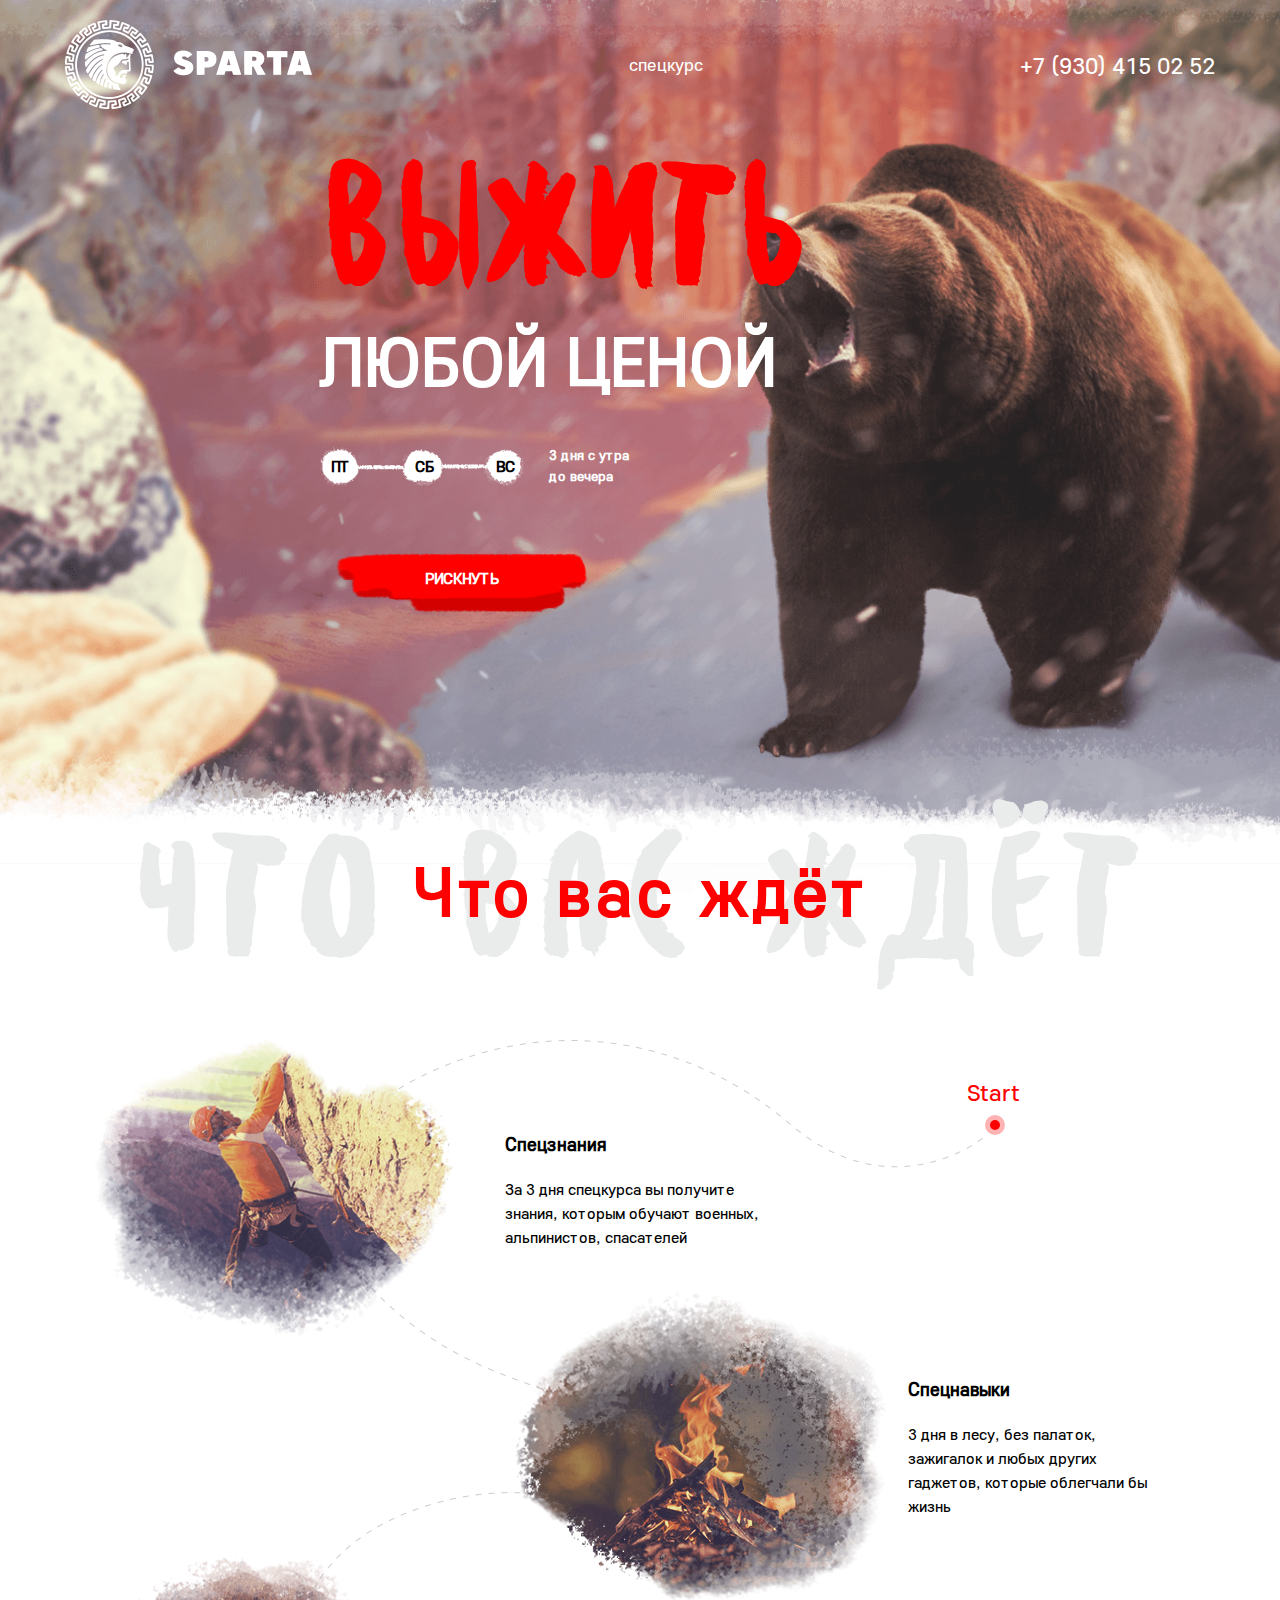
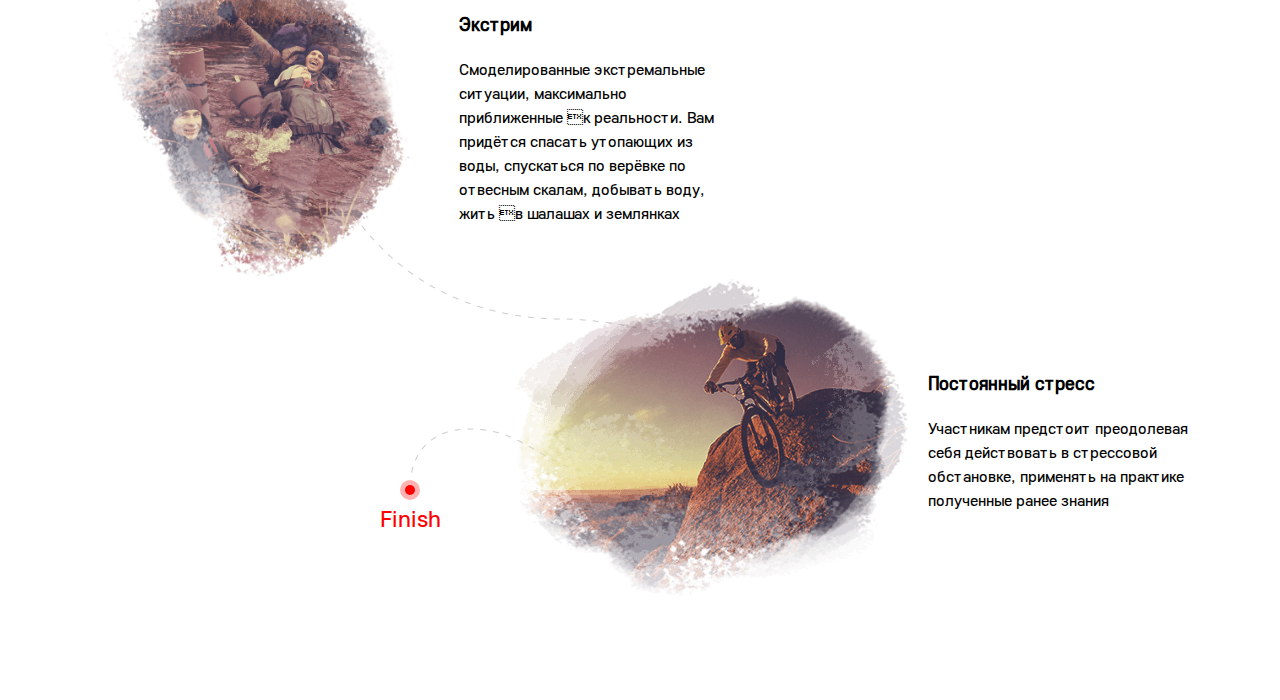
<file: index.html>
<!DOCTYPE html>
<html lang="en">
<head>
  <meta charset="UTF-8">
  <meta name="viewport" content="width=device-width, initial-scale=1.0">
  <title>Sparta</title>
  <link rel="stylesheet" href="css/styles.css">
</head>
<body>

  <header class="site-header">
    <div class="container">
      <nav class="nav">
        <a href="index.html" class="nav__logo-link">
          <img class="nav__logo-big" src="img/sparta_logo-750.png" width="247" height="89" alt="Site logo - Sparta">
          <img class="nav__logo" src="img/sparta_logo.png" width="60" height="60" alt="Site logo - Sparta">
        </a>
        <ul class="nav__list">
          <li class="nav__item">
            <a href="#" class="nav__link">спецкурс</a>
          </li>
        </ul>
        <a class="nav__link nav__tel" href="tel:+998977690260">+7 (930) 415 02 52</a>
      </nav>
    </div>
  </header>
                    <!-- MAIN -->

  <main class="main">
                      <!-- INTRO -->

    <section class="intro">
      <div class="container">
        <h1 class="intro__title">Выжить</h1>
        <h2 class="intro__heading">любой ценой</h2>
        <div class="intro__days">
          <p class="intro__day">пт</p>
          <p class="intro__day">cб</p>
          <p class="intro__day">вс</p>
          <p class="intro__day--3">3 дня с утра  до вечера</p>
        </div>
        <a href="#" class="intro__link">Рискнуть</a>
      </div>
    </section>
                          <!-- HERO -->

    <section class="hero">
      <div class="container">
        <h2 class="hero__title">Что вас ждёт</h2>
        <div class="hero__box">
          <ul class="hero__list">

            <li class="hero__item hero__item--knowledge">
              <div class="hero__mini-box">
                <h3 class="hero__heading">Спецзнания</h3>
                <p class="hero__text">За 3 дня спецкурса вы получите знания, которым обучают военных, альпинистов, спасателей</p>
              </div>
            </li>

            <li class="hero__item hero__item--skills">
              <div class="hero__mini-box">
                <h3 class="hero__heading">Спецнавыки</h3>
                <p class="hero__text">3 дня в лесу, без палаток, зажигалок и любых других гаджетов, которые облегчали бы жизнь</p>
              </div>
            </li>

            <li class="hero__item hero__item--extreme">
              <div class="hero__mini-box">
                <h3 class="hero__heading">Экстрим</h3>
                <p class="hero__text">Смоделированные экстремальные ситуации, максимально приближенные к реальности. Вам придётся спасать утопающих из воды, спускаться по верёвке по отвесным скалам, добывать воду, жить в шалашах и землянках</p>
              </div>
            </li>

            <li class="hero__item hero__item--stres">
              <div class="hero__mini-box">
                <h3 class="hero__heading">Постоянный стресс</h3>
                <p class="hero__text">Участникам предстоит преодолевая себя действовать в стрессовой обстановке, применять на практике полученные ранее знания</p>
              </div>
            </li>

          </ul>
        </div>
      </div>
    </section>
  </main>

</body>
</html>
</file>
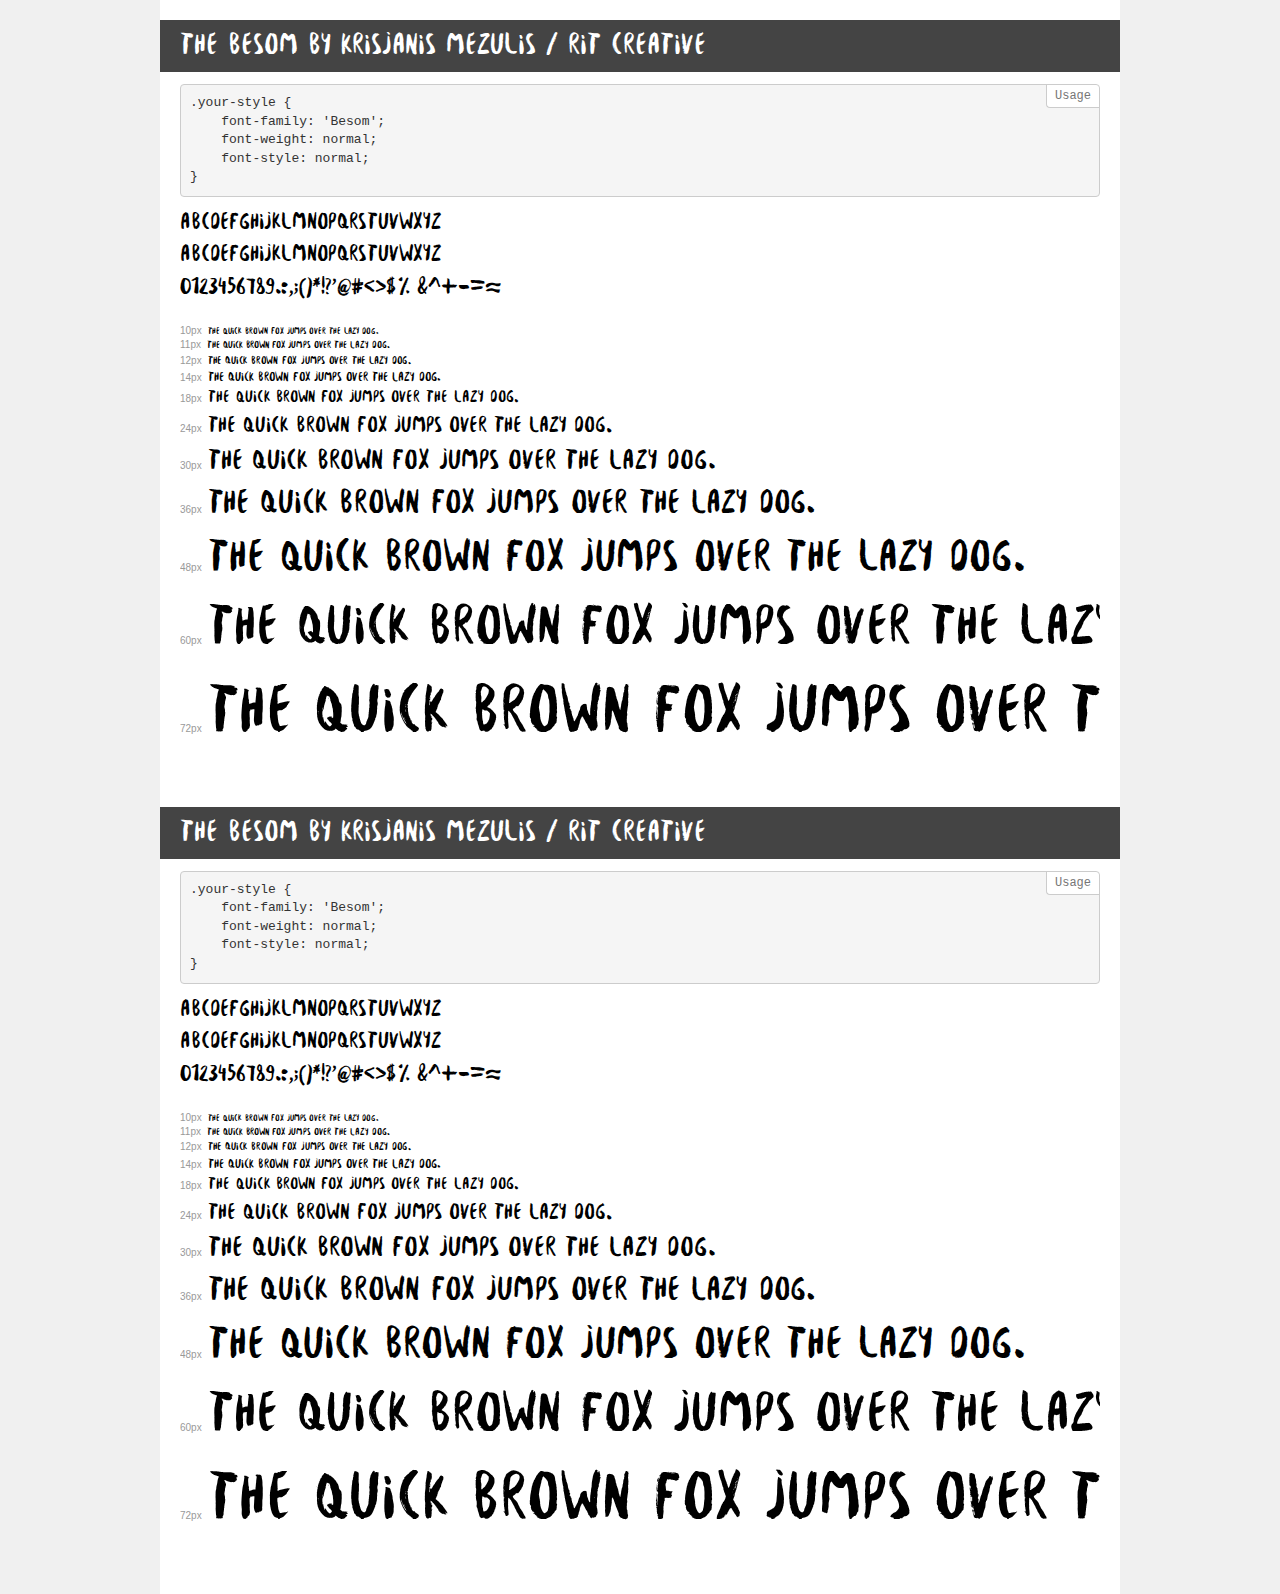
<file: fonts/demo.html>
<!DOCTYPE html>
<html lang="en">
<head>
    <meta charset="utf-8">
    <meta http-equiv="X-UA-Compatible" content="IE=edge">
    <meta name="viewport" content="width=device-width, initial-scale=1">
    <meta name="robots" content="noindex, noarchive">
    <meta name="format-detection" content="telephone=no">
    <title>Transfonter demo</title>
    <link href="stylesheet.css" rel="stylesheet">
    <style>
        /*
        http://meyerweb.com/eric/tools/css/reset/
        v2.0 | 20110126
        License: none (public domain)
        */
        html, body, div, span, applet, object, iframe,
        h1, h2, h3, h4, h5, h6, p, blockquote, pre,
        a, abbr, acronym, address, big, cite, code,
        del, dfn, em, img, ins, kbd, q, s, samp,
        small, strike, strong, sub, sup, tt, var,
        b, u, i, center,
        dl, dt, dd, ol, ul, li,
        fieldset, form, label, legend,
        table, caption, tbody, tfoot, thead, tr, th, td,
        article, aside, canvas, details, embed,
        figure, figcaption, footer, header, hgroup,
        menu, nav, output, ruby, section, summary,
        time, mark, audio, video {
            margin: 0;
            padding: 0;
            border: 0;
            font-size: 100%;
            font: inherit;
            vertical-align: baseline;
        }
        /* HTML5 display-role reset for older browsers */
        article, aside, details, figcaption, figure,
        footer, header, hgroup, menu, nav, section {
            display: block;
        }
        body {
            line-height: 1;
        }
        ol, ul {
            list-style: none;
        }
        blockquote, q {
            quotes: none;
        }
        blockquote:before, blockquote:after,
        q:before, q:after {
            content: '';
            content: none;
        }
        table {
            border-collapse: collapse;
            border-spacing: 0;
        }
        /* demo styles */
        body {
            background: #f0f0f0;
            color: #000;
        }
        .page {
            background: #fff;
            width: 920px;
            margin: 0 auto;
            padding: 20px 20px 0 20px;
            overflow: hidden;
        }
        .font-container {
            overflow-x: auto;
            overflow-y: hidden;
            margin-bottom: 40px;
            line-height: 1.3;
            white-space: nowrap;
            padding-bottom: 5px;
        }
        h1 {
            position: relative;
            background: #444;
            font-size: 32px;
            color: #fff;
            padding: 10px 20px;
            margin: 0 -20px 12px -20px;
        }
        .letters {
            font-size: 25px;
            margin-bottom: 20px;
        }
        .s10:before {
            content: '10px';
        }
        .s11:before {
            content: '11px';
        }
        .s12:before {
            content: '12px';
        }
        .s14:before {
            content: '14px';
        }
        .s18:before {
            content: '18px';
        }
        .s24:before {
            content: '24px';
        }
        .s30:before {
            content: '30px';
        }
        .s36:before {
            content: '36px';
        }
        .s48:before {
            content: '48px';
        }
        .s60:before {
            content: '60px';
        }
        .s72:before {
            content: '72px';
        }
        .s10:before, .s11:before, .s12:before, .s14:before,
        .s18:before, .s24:before, .s30:before, .s36:before,
        .s48:before, .s60:before, .s72:before {
            font-family: Arial, sans-serif;
            font-size: 10px;
            font-weight: normal;
            font-style: normal;
            color: #999;
            padding-right: 6px;
        }
        pre {
            display: block;
            position: relative;
            padding: 9px;
            margin: 0 0 10px;
            font-family: Monaco, Menlo, Consolas, "Courier New", monospace;
            font-size: 13px;
            line-height: 1.428571429;
            color: #333;
            font-weight: normal;
            font-style: normal;
            background-color: #f5f5f5;
            border: 1px solid #ccc;
            overflow-x: auto;
            border-radius: 4px;
        }
        pre:after {
            display: block;
            position: absolute;
            right: 0;
            top: 0;
            content: 'Usage';
            line-height: 1;
            padding: 5px 8px;
            font-size: 12px;
            color: #767676;
            background-color: #fff;
            border: 1px solid #ccc;
            border-right: none;
            border-top: none;
            border-radius: 0 4px 0 4px;
            z-index: 10;
        }
        /* responsive */
        @media (max-width: 959px) {
            .page {
                width: auto;
                margin: 0;
            }
        }
    </style>
</head>
<body>
<div class="page">
    <div class="demo">
        <h1 style="font-family: 'Besom'; font-weight: normal; font-style: normal;">The Besom by Krisjanis Mezulis / RIT CREATIVE</h1>
        <pre>.your-style {
    font-family: 'Besom';
    font-weight: normal;
    font-style: normal;
}</pre>
        <div class="font-container" style="font-family: 'Besom'; font-weight: normal; font-style: normal;">
            <p class="letters">
                abcdefghijklmnopqrstuvwxyz<br>
ABCDEFGHIJKLMNOPQRSTUVWXYZ<br>
                0123456789.:,;()*!?'@#<>$%&^+-=~
            </p>
            <p class="s10" style="font-size: 10px;">The quick brown fox jumps over the lazy dog.</p>
            <p class="s11" style="font-size: 11px;">The quick brown fox jumps over the lazy dog.</p>
            <p class="s12" style="font-size: 12px;">The quick brown fox jumps over the lazy dog.</p>
            <p class="s14" style="font-size: 14px;">The quick brown fox jumps over the lazy dog.</p>
            <p class="s18" style="font-size: 18px;">The quick brown fox jumps over the lazy dog.</p>
            <p class="s24" style="font-size: 24px;">The quick brown fox jumps over the lazy dog.</p>
            <p class="s30" style="font-size: 30px;">The quick brown fox jumps over the lazy dog.</p>
            <p class="s36" style="font-size: 36px;">The quick brown fox jumps over the lazy dog.</p>
            <p class="s48" style="font-size: 48px;">The quick brown fox jumps over the lazy dog.</p>
            <p class="s60" style="font-size: 60px;">The quick brown fox jumps over the lazy dog.</p>
            <p class="s72" style="font-size: 72px;">The quick brown fox jumps over the lazy dog.</p>
        </div>
    </div>
    <div class="demo">
        <h1 style="font-family: 'Besom'; font-weight: normal; font-style: normal;">The Besom by Krisjanis Mezulis / RIT CREATIVE</h1>
        <pre>.your-style {
    font-family: 'Besom';
    font-weight: normal;
    font-style: normal;
}</pre>
        <div class="font-container" style="font-family: 'Besom'; font-weight: normal; font-style: normal;">
            <p class="letters">
                abcdefghijklmnopqrstuvwxyz<br>
ABCDEFGHIJKLMNOPQRSTUVWXYZ<br>
                0123456789.:,;()*!?'@#<>$%&^+-=~
            </p>
            <p class="s10" style="font-size: 10px;">The quick brown fox jumps over the lazy dog.</p>
            <p class="s11" style="font-size: 11px;">The quick brown fox jumps over the lazy dog.</p>
            <p class="s12" style="font-size: 12px;">The quick brown fox jumps over the lazy dog.</p>
            <p class="s14" style="font-size: 14px;">The quick brown fox jumps over the lazy dog.</p>
            <p class="s18" style="font-size: 18px;">The quick brown fox jumps over the lazy dog.</p>
            <p class="s24" style="font-size: 24px;">The quick brown fox jumps over the lazy dog.</p>
            <p class="s30" style="font-size: 30px;">The quick brown fox jumps over the lazy dog.</p>
            <p class="s36" style="font-size: 36px;">The quick brown fox jumps over the lazy dog.</p>
            <p class="s48" style="font-size: 48px;">The quick brown fox jumps over the lazy dog.</p>
            <p class="s60" style="font-size: 60px;">The quick brown fox jumps over the lazy dog.</p>
            <p class="s72" style="font-size: 72px;">The quick brown fox jumps over the lazy dog.</p>
        </div>
    </div>
</div>
</body>
</html>
</file>
<file: fonts/stylesheet.css>
@font-face {
    font-family: 'Besom';
    src: url('Besom.woff2') format('woff2'),
        url('Besom.woff') format('woff');
    font-weight: normal;
    font-style: normal;
    font-display: swap;
}

@font-face {
    font-family: 'Besom';
    src: url('Besom.woff2') format('woff2'),
        url('Besom.woff') format('woff');
    font-weight: normal;
    font-style: normal;
    font-display: swap;
}
</file>
<file: css/styles.css>
@charset "UTF-8";
/*! normalize.css v8.0.1 | MIT License | github.com/necolas/normalize.css */
/* Document
========================================================================== */
/**
* 1. Correct the line height in all browsers.
* 2. Prevent adjustments of font size after orientation changes in iOS.
*/
html {
  line-height: 1.15;
  /* 1 */
  -webkit-text-size-adjust: 100%;
  /* 2 */
}

/* Sections
========================================================================== */
/**
* Remove the margin in all browsers.
*/
body {
  margin: 0;
}

/**
* Render the `main` element consistently in IE.
*/
main {
  display: block;
}

/**
* Correct the font size and margin on `h1` elements within `section` and
* `article` contexts in Chrome, Firefox, and Safari.
*/
h1 {
  font-size: 2em;
  margin: 0.67em 0;
}

/* Grouping content
========================================================================== */
/**
* 1. Add the correct box sizing in Firefox.
* 2. Show the overflow in Edge and IE.
*/
hr {
  -webkit-box-sizing: content-box;
          box-sizing: content-box;
  /* 1 */
  height: 0;
  /* 1 */
  overflow: visible;
  /* 2 */
}

/**
* 1. Correct the inheritance and scaling of font size in all browsers.
* 2. Correct the odd `em` font sizing in all browsers.
*/
pre {
  font-family: monospace, monospace;
  /* 1 */
  font-size: 1em;
  /* 2 */
}

/* Text-level semantics
========================================================================== */
/**
* Remove the gray background on active links in IE 10.
*/
a {
  background-color: transparent;
}

/**
* 1. Remove the bottom border in Chrome 57-
* 2. Add the correct text decoration in Chrome, Edge, IE, Opera, and Safari.
*/
abbr[title] {
  border-bottom: none;
  /* 1 */
  text-decoration: underline;
  /* 2 */
  -webkit-text-decoration: underline dotted;
          text-decoration: underline dotted;
  /* 2 */
}

/**
* Add the correct font weight in Chrome, Edge, and Safari.
*/
b,
strong {
  font-weight: bolder;
}

/**
* 1. Correct the inheritance and scaling of font size in all browsers.
* 2. Correct the odd `em` font sizing in all browsers.
*/
code,
kbd,
samp {
  font-family: monospace, monospace;
  /* 1 */
  font-size: 1em;
  /* 2 */
}

/**
* Add the correct font size in all browsers.
*/
small {
  font-size: 80%;
}

/**
* Prevent `sub` and `sup` elements from affecting the line height in
* all browsers.
*/
sub,
sup {
  font-size: 75%;
  line-height: 0;
  position: relative;
  vertical-align: baseline;
}

sub {
  bottom: -0.25em;
}

sup {
  top: -0.5em;
}

/* Embedded content
========================================================================== */
/**
* Remove the border on images inside links in IE 10.
*/
img {
  border-style: none;
}

/* Forms
========================================================================== */
/**
* 1. Change the font styles in all browsers.
* 2. Remove the margin in Firefox and Safari.
*/
button,
input,
optgroup,
select,
textarea {
  font-family: inherit;
  /* 1 */
  font-size: 100%;
  /* 1 */
  line-height: 1.15;
  /* 1 */
  margin: 0;
  /* 2 */
}

/**
* Show the overflow in IE.
* 1. Show the overflow in Edge.
*/
button,
input {
  /* 1 */
  overflow: visible;
}

/**
* Remove the inheritance of text transform in Edge, Firefox, and IE.
* 1. Remove the inheritance of text transform in Firefox.
*/
button,
select {
  /* 1 */
  text-transform: none;
}

/**
* Correct the inability to style clickable types in iOS and Safari.
*/
button,
[type="button"],
[type="reset"],
[type="submit"] {
  -webkit-appearance: button;
}

/**
* Remove the inner border and padding in Firefox.
*/
button::-moz-focus-inner,
[type="button"]::-moz-focus-inner,
[type="reset"]::-moz-focus-inner,
[type="submit"]::-moz-focus-inner {
  border-style: none;
  padding: 0;
}

/**
* Restore the focus styles unset by the previous rule.
*/
button:-moz-focusring,
[type="button"]:-moz-focusring,
[type="reset"]:-moz-focusring,
[type="submit"]:-moz-focusring {
  outline: 1px dotted ButtonText;
}

/**
* Correct the padding in Firefox.
*/
fieldset {
  padding: 0.35em 0.75em 0.625em;
}

/**
* 1. Correct the text wrapping in Edge and IE.
* 2. Correct the color inheritance from `fieldset` elements in IE.
* 3. Remove the padding so developers are not caught out when they zero out
*    `fieldset` elements in all browsers.
*/
legend {
  -webkit-box-sizing: border-box;
          box-sizing: border-box;
  /* 1 */
  color: inherit;
  /* 2 */
  display: table;
  /* 1 */
  max-width: 100%;
  /* 1 */
  padding: 0;
  /* 3 */
  white-space: normal;
  /* 1 */
}

/**
* Add the correct vertical alignment in Chrome, Firefox, and Opera.
*/
progress {
  vertical-align: baseline;
}

/**
* Remove the default vertical scrollbar in IE 10+.
*/
textarea {
  overflow: auto;
}

/**
* 1. Add the correct box sizing in IE 10.
* 2. Remove the padding in IE 10.
*/
[type="checkbox"],
[type="radio"] {
  -webkit-box-sizing: border-box;
          box-sizing: border-box;
  /* 1 */
  padding: 0;
  /* 2 */
}

/**
* Correct the cursor style of increment and decrement buttons in Chrome.
*/
[type="number"]::-webkit-inner-spin-button,
[type="number"]::-webkit-outer-spin-button {
  height: auto;
}

/**
* 1. Correct the odd appearance in Chrome and Safari.
* 2. Correct the outline style in Safari.
*/
[type="search"] {
  -webkit-appearance: textfield;
  /* 1 */
  outline-offset: -2px;
  /* 2 */
}

/**
* Remove the inner padding in Chrome and Safari on macOS.
*/
[type="search"]::-webkit-search-decoration {
  -webkit-appearance: none;
}

/**
* 1. Correct the inability to style clickable types in iOS and Safari.
* 2. Change font properties to `inherit` in Safari.
*/
::-webkit-file-upload-button {
  -webkit-appearance: button;
  /* 1 */
  font: inherit;
  /* 2 */
}

/* Interactive
========================================================================== */
/*
* Add the correct display in Edge, IE 10+, and Firefox.
*/
details {
  display: block;
}

/*
* Add the correct display in all browsers.
*/
summary {
  display: list-item;
}

/* Misc
========================================================================== */
/**
* Add the correct display in IE 10+.
*/
template {
  display: none;
}

/**
* Add the correct display in IE 10.
*/
[hidden] {
  display: none;
}

@font-face {
  font-family: "Besom";
  src: url("../fonts/Besom.woff2") format("woff2"), url("../fonts/Besom.woff") format("woff");
  font-weight: normal;
  font-style: normal;
  font-display: swap;
}

@font-face {
  font-family: "Core Sans E 65";
  src: url("../fonts/subset-CoreSansE-65Bold.woff2") format("woff2"), url("../fonts/subset-CoreSansE-65Bold.woff") format("woff");
  font-weight: 600;
  font-style: normal;
  font-display: swap;
}

@font-face {
  font-family: "Core Sans E 45";
  src: url("../fonts/subset-CoreSansE-45Regular.woff2") format("woff2"), url("../fonts/subset-CoreSansE-45Regular.woff") format("woff");
  font-weight: normal;
  font-style: normal;
  font-display: swap;
}

@font-face {
  font-family: "Core Sans E 55";
  src: url("../fonts/subset-CoreSansE-55Medium.woff2") format("woff2"), url("../fonts/subset-CoreSansE-55Medium.woff") format("woff");
  font-weight: 500;
  font-style: normal;
  font-display: swap;
}

html {
  height: 100%;
  scroll-behavior: smooth;
  -webkit-box-sizing: border-box;
          box-sizing: border-box;
}

* {
  -webkit-box-sizing: border-box;
          box-sizing: border-box;
}

*,
*::before,
*::after {
  -webkit-box-sizing: inherit;
          box-sizing: inherit;
}

body {
  display: -webkit-box;
  display: -ms-flexbox;
  display: flex;
  -webkit-box-orient: vertical;
  -webkit-box-direction: normal;
      -ms-flex-direction: column;
          flex-direction: column;
  height: 100%;
  font-family: "Core Sans E 45", "Arial", sans-serif;
  font-size: 16px;
  line-height: 1.5;
  height: 100%;
  width: 100%;
  background-image: url("../img/body-bg.png");
  background-repeat: no-repeat;
  background-position: center center;
  background-size: cover;
}

img {
  max-width: 100%;
  height: auto;
}

.visually-hidden {
  position: absolute;
  width: 1px;
  height: 1px;
  margin: -1px;
  border: 0;
  padding: 0;
  clip: rect(0 0 0 0);
  overflow: hidden;
}

.container {
  max-width: 1190px;
  padding-left: 20px;
  padding-right: 20px;
  margin-left: auto;
  margin-right: auto;
}

.site-header {
  padding: 20px 0;
}

.nav {
  display: -webkit-box;
  display: -ms-flexbox;
  display: flex;
  -webkit-box-align: center;
      -ms-flex-align: center;
          align-items: center;
  -webkit-box-pack: justify;
      -ms-flex-pack: justify;
          justify-content: space-between;
}

.nav__logo-big {
  display: block;
}

.nav__logo {
  display: none;
}

.nav__list {
  padding: 0;
  margin: 0;
  list-style-type: none;
}

.nav__link {
  text-decoration: none;
  color: #fff;
  font-size: 18px;
}

.nav__tel {
  font-size: 24px;
  white-space: nowrap;
}

@media only screen and (max-width: 750px) {
  .nav__link {
    text-decoration: none;
    color: #fff;
    font-size: 16px;
  }
  .nav__tel {
    font-size: 18px;
  }
}

@media only screen and (max-width: 550px) {
  .nav {
    position: relative;
  }
  .nav__list {
    position: absolute;
    top: 100%;
    left: 15%;
  }
  .nav__logo-big {
    display: none;
  }
  .nav__logo {
    display: block;
  }
}

@media only screen and (max-width: 400px) {
  .nav__list {
    position: absolute;
    top: 120%;
    left: 3%;
  }
}

@media only screen and (max-width: 320px) {
  .nav {
    position: relative;
  }
  .nav__logo {
    min-width: 60px;
  }
}

.intro {
  padding-top: 100px;
  padding-bottom: 100px;
  margin-left: 300px;
}

.intro__title {
  margin: 0;
  padding: 0;
  font-size: 180px;
  line-height: 20px;
  font-family: "Besom";
  color: #ff0000;
}

.intro__heading {
  font-size: 68px;
  color: #fff;
  text-transform: uppercase;
  margin: 0;
  margin-top: 60px;
  margin-bottom: 20px;
}

.intro__days {
  display: -webkit-box;
  display: -ms-flexbox;
  display: flex;
  -webkit-box-align: center;
      -ms-flex-align: center;
          align-items: center;
  background-image: url("../img/days.png");
  background-repeat: no-repeat;
  background-position: left center;
  font-weight: bold;
  margin: 0;
  margin-bottom: 65px;
}

.intro__day {
  text-transform: uppercase;
  line-height: 10px;
}

.intro__day:first-child {
  margin-left: 11px;
}

.intro__day:nth-child(2n) {
  margin-left: 65px;
}

.intro__day:nth-child(3n) {
  margin-left: 62px;
}

.intro__day--3 {
  margin-left: 34px;
  max-width: 84px;
  color: #fff;
  font-size: 14px;
}

.intro__link {
  text-decoration: none;
  color: #fff;
  font-weight: bold;
  text-transform: uppercase;
  padding: 15px 105px 25px 105px;
  background-image: url("../img/intro-link-bg.png");
  background-position: center center;
  background-repeat: no-repeat;
  background-size: contain;
}

@media only screen and (max-width: 1200px) {
  .intro {
    padding-top: 50px;
    margin-left: 200px;
  }
  .intro__title {
    font-size: 150px;
  }
  .intro__heading {
    font-size: 58px;
  }
}

@media only screen and (max-width: 1000px) {
  .intro {
    padding-top: 40px;
    margin-left: 200px;
  }
  .intro__title {
    font-size: 130px;
  }
  .intro__heading {
    font-size: 48px;
  }
}

@media only screen and (max-width: 750px) {
  .intro {
    padding-top: 70px;
    display: -webkit-box;
    display: -ms-flexbox;
    display: flex;
    -webkit-box-orient: vertical;
    -webkit-box-direction: normal;
        -ms-flex-direction: column;
            flex-direction: column;
    margin: 0;
    margin-left: auto;
    margin-right: auto;
  }
  .intro__title {
    font-size: 107px;
  }
  .intro__heading {
    font-size: 40px;
  }
}

@media only screen and (max-width: 320px) {
  .intro {
    padding-top: 80px;
    display: -webkit-box;
    display: -ms-flexbox;
    display: flex;
    -webkit-box-orient: vertical;
    -webkit-box-direction: normal;
        -ms-flex-direction: column;
            flex-direction: column;
    margin: 0;
    margin-left: auto;
    margin-right: auto;
  }
  .intro__title {
    font-size: 102px;
  }
  .intro__heading {
    font-size: 38px;
  }
  .intro__day--3 {
    margin-left: 20px;
    max-width: 84px;
  }
  .intro__link {
    padding: 15px 90px 25px 90px;
  }
}

.hero {
  padding: 100px 0;
  padding-top: 150px;
}

.hero__title {
  text-align: center;
  font-size: 68px;
  color: #ff0000;
  letter-spacing: 5px;
  line-height: 0;
  position: relative;
  z-index: 1;
  margin: 0;
  padding-top: 50px;
}

.hero__title::after {
  content: "Что вас ждёт";
  display: block;
  position: absolute;
  left: 0;
  right: 0;
  bottom: -20px;
  font-family: "Besom";
  font-size: 180px;
  letter-spacing: 10px;
  color: #eaebeb;
  z-index: -1;
}

.hero__box {
  margin-top: 150px;
}

.hero__list {
  padding: 0;
  margin: 0;
  list-style-type: none;
  background-image: url("../img/hero-bg.png");
  background-repeat: no-repeat;
  background-position: center top;
  position: relative;
}

.hero__list::before {
  content: "Start";
  display: block;
  color: #ff0000;
  font-size: 24px;
  line-height: 24px;
  position: absolute;
  right: calc(50% - 380px);
  top: calc(50% - 540px);
}

.hero__list::after {
  content: "Finish";
  display: block;
  color: #ff0000;
  font-size: 24px;
  line-height: 24px;
  position: absolute;
  left: calc(50% - 260px);
  bottom: calc(50% - 510px);
}

.hero__mini-box {
  max-width: 260px;
}

.hero__item {
  display: -webkit-box;
  display: -ms-flexbox;
  display: flex;
  -webkit-box-align: center;
      -ms-flex-align: center;
          align-items: center;
  max-width: 700px;
}

.hero__item:nth-child(even) {
  margin-left: auto;
}

.hero__item::before {
  content: "";
  display: block;
  background-position: center center;
  background-repeat: no-repeat;
  background-size: contain;
  margin-right: 20px;
}

.hero__item--knowledge::before {
  width: 527px;
  height: 297px;
  background-image: url("../img/knowledge.png");
}

.hero__item--knowledge::after {
  content: "";
  display: block;
  position: absolute;
  right: calc(50% - 360px);
  top: calc(50% - 500px);
  width: 10px;
  height: 10px;
  border-radius: 50%;
  background-color: #ff0000;
  -ms-flex-negative: 0;
      flex-shrink: 0;
  -webkit-box-shadow: 0 0 0 5px rgba(255, 0, 0, 0.3);
          box-shadow: 0 0 0 5px rgba(255, 0, 0, 0.3);
}

.hero__item--skills::before {
  width: 373px;
  height: 417px;
  margin-top: -100px;
  margin-bottom: -100px;
  background-image: url("../img/skills.png");
}

.hero__item--extreme::before {
  width: 374px;
  height: 325px;
  background-image: url("../img/extreme.png");
}

.hero__item--stres::before {
  width: 393px;
  height: 321px;
  background-image: url("../img/stres.png");
}

.hero__item--stres::after {
  content: "";
  display: block;
  position: absolute;
  left: calc(50% - 235px);
  bottom: calc(50% - 475px);
  width: 10px;
  height: 10px;
  border-radius: 50%;
  background-color: #ff0000;
  -ms-flex-negative: 0;
      flex-shrink: 0;
  -webkit-box-shadow: 0 0 0 5px rgba(255, 0, 0, 0.3);
          box-shadow: 0 0 0 5px rgba(255, 0, 0, 0.3);
}

@media only screen and (max-width: 1053px) {
  .hero__title {
    font-size: 7vw;
  }
  .hero__title::after {
    font-size: 15vw;
  }
  .hero__list::after {
    bottom: calc(50% - 450px);
  }
  .hero__item:nth-child(even) {
    -webkit-box-orient: horizontal;
    -webkit-box-direction: reverse;
        -ms-flex-direction: row-reverse;
            flex-direction: row-reverse;
  }
  .hero__item:last-child {
    -webkit-box-orient: vertical;
    -webkit-box-direction: normal;
        -ms-flex-direction: column;
            flex-direction: column;
    max-width: 400px;
    margin-left: auto;
  }
  .hero__item--stres::after {
    bottom: calc(50% - 400px);
  }
  .hero__item--knowledge::after {
    top: calc(50% - 580px);
  }
}

@media only screen and (max-width: 780px) {
  .hero__list {
    background-image: none;
  }
  .hero__list::before {
    right: calc(50% - 20px);
    top: -2%;
  }
  .hero__list::after {
    left: calc(50% - 25px);
    bottom: -5%;
  }
  .hero__mini-box {
    width: 100%;
    max-width: 100%;
  }
  .hero__item {
    -webkit-box-orient: vertical;
    -webkit-box-direction: normal;
        -ms-flex-direction: column;
            flex-direction: column;
    text-align: center;
    max-width: 100%;
    margin-bottom: 70px;
  }
  .hero__item:last-child {
    margin-right: auto;
    max-width: 100%;
  }
  .hero__item:nth-child(even) {
    -webkit-box-orient: vertical;
    -webkit-box-direction: normal;
        -ms-flex-direction: column;
            flex-direction: column;
  }
  .hero__item--knowledge::after {
    right: 50%;
    top: -3.5%;
  }
  .hero__item--stres::after {
    left: 50%;
    bottom: -2.5%;
  }
  .hero__item--skills::before {
    max-width: 373px;
    height: 417px;
    margin-top: -50px;
    margin-bottom: -40px;
  }
}

@media only screen and (max-width: 625px) {
  .hero__title {
    font-size: 7vw;
  }
  .hero__title::after {
    font-size: 13vw;
    bottom: -8px;
  }
  .hero__item {
    display: -webkit-box;
    display: -ms-flexbox;
    display: flex;
    -webkit-box-align: center;
        -ms-flex-align: center;
            align-items: center;
    max-width: 700px;
  }
  .hero__item:nth-child(even) {
    margin-left: auto;
    margin-right: auto;
  }
  .hero__item::before {
    margin-right: 0;
    width: 100%;
  }
}

@media only screen and (max-width: 450px) {
  .hero {
    padding-top: 90px;
  }
  .hero__title {
    font-size: 6vw;
  }
  .hero__title::after {
    font-size: 12vw;
  }
}

@media only screen and (max-width: 395px) {
  .hero__title {
    font-size: 6vw;
  }
  .hero__title::after {
    font-size: 11vw;
  }
}

@media only screen and (max-width: 352px) {
  .hero__title {
    font-size: 6vw;
  }
  .hero__title::after {
    font-size: 10vw;
    bottom: -4%;
  }
}

@media only screen and (max-width: 337px) {
  .hero__title {
    font-size: 6vw;
  }
  .hero__title::after {
    font-size: 9vw;
    bottom: -3%;
  }
  .hero__item {
    margin-bottom: 30px;
  }
  .hero__item::before {
    margin-bottom: -40px;
  }
  .hero__item--skills::before {
    margin-top: -100px;
    margin-bottom: -100px;
  }
}
/*# sourceMappingURL=styles.css.map */
</file>
